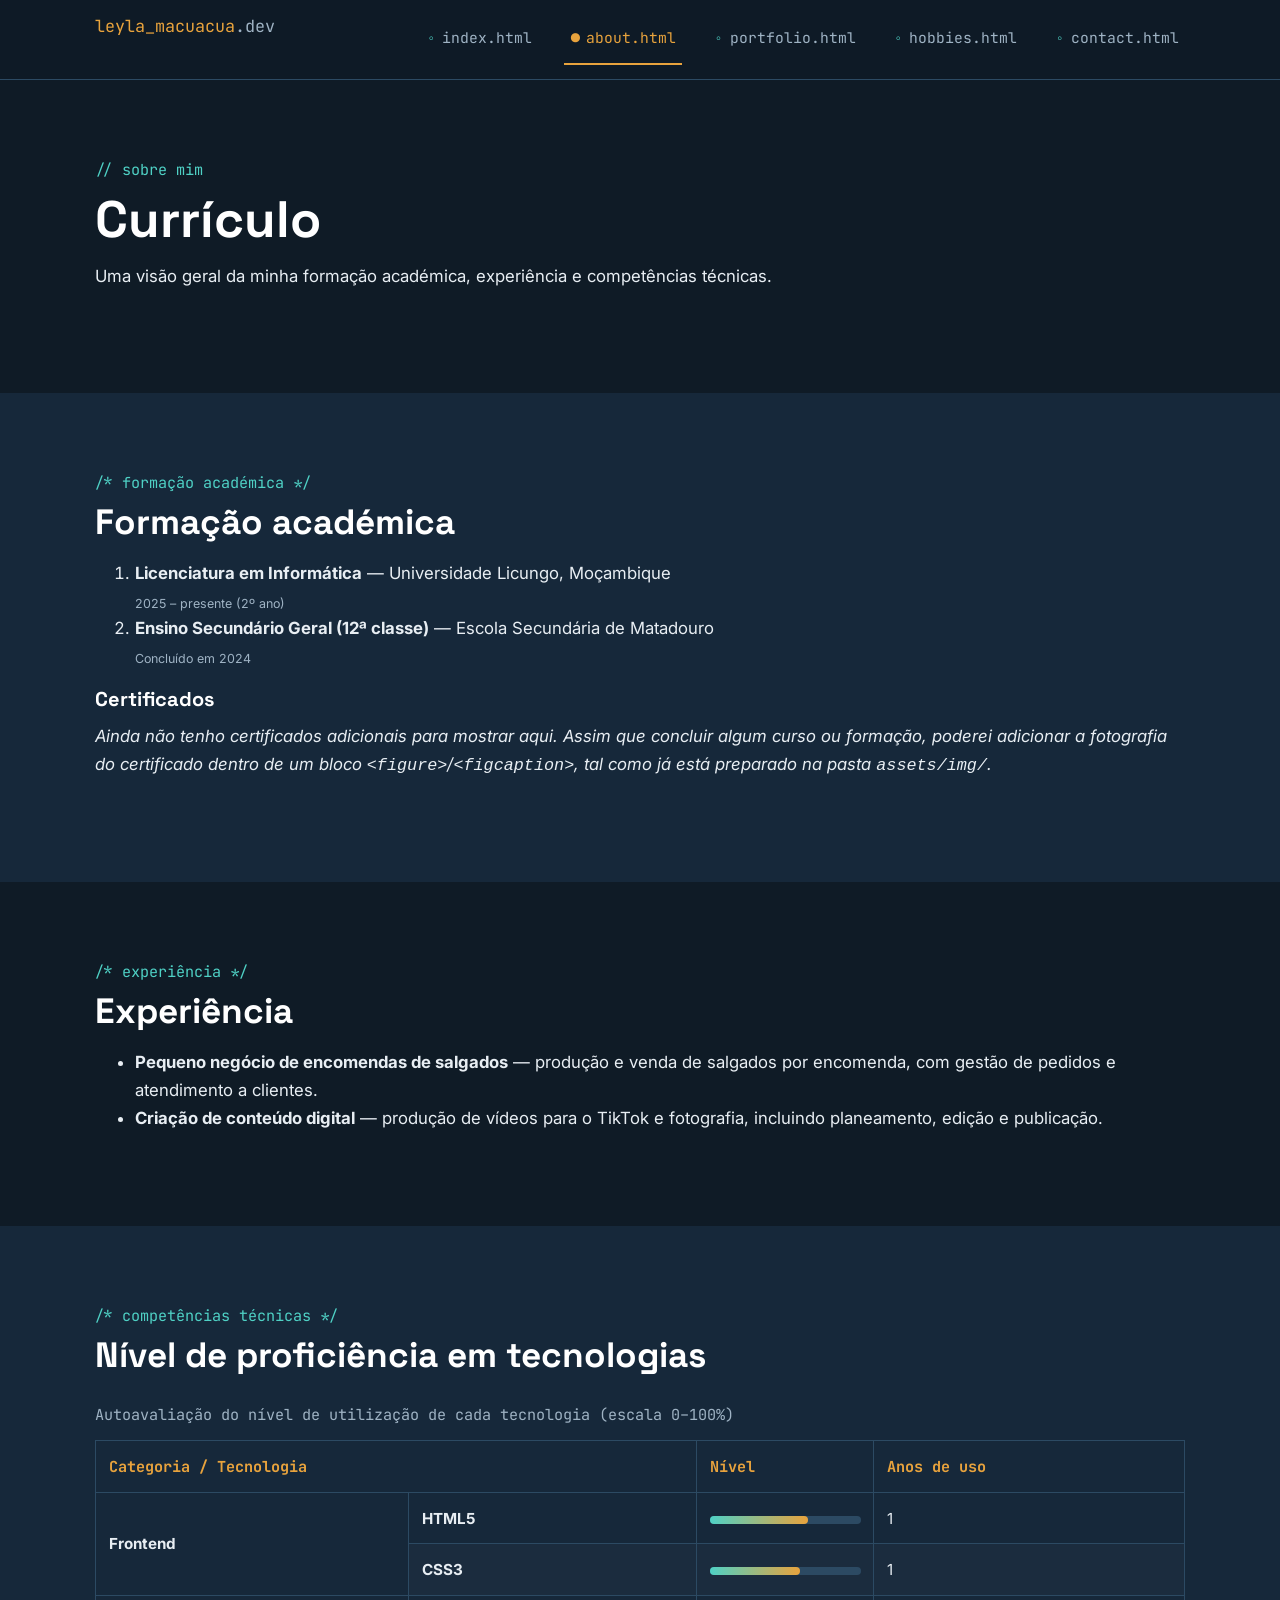
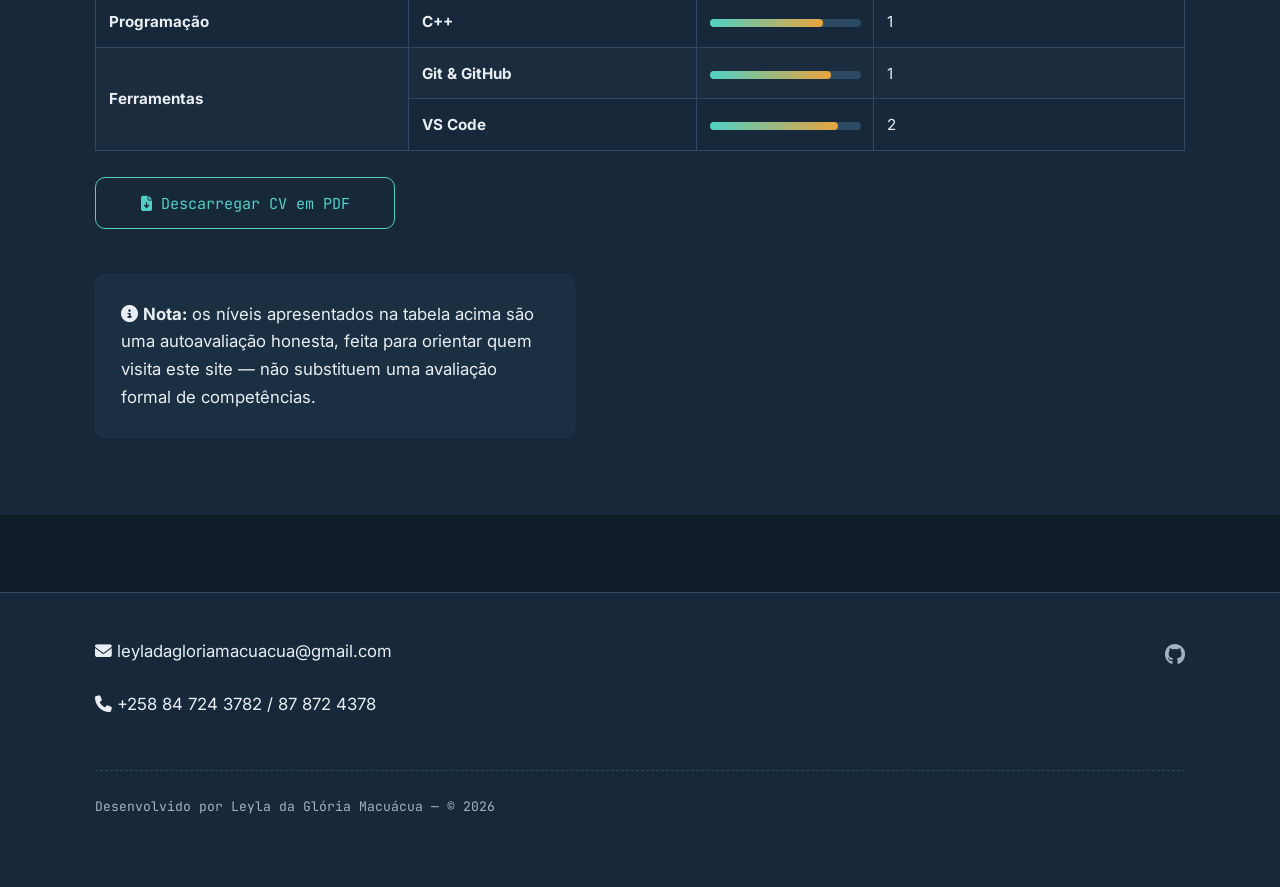
<file: about.html>
<!DOCTYPE html>
<html lang="pt-mz">
<head>
  <meta charset="UTF-8">
  <meta name="viewport" content="width=device-width, initial-scale=1.0">
  <title>Sobre &amp; Currículo — Leyla da Glória Macuácua</title>
  <meta name="description" content="Formação académica, experiência e competências técnicas de Leyla da Glória Macuácua.">

  <link rel="preconnect" href="https://fonts.googleapis.com">
  <link href="https://fonts.googleapis.com/css2?family=Space+Grotesk:wght@500;700&family=Inter:wght@400;500;600&family=JetBrains+Mono:wght@400;600&display=swap" rel="stylesheet">
  <link rel="stylesheet" href="https://cdnjs.cloudflare.com/ajax/libs/font-awesome/6.5.1/css/all.min.css">

  <link rel="stylesheet" href="css/estilo.css">
  <link rel="stylesheet" href="css/responsivo.css">
</head>
<body>
  <a href="#conteudo" class="saltar-link">Saltar para o conteúdo</a>

  <header class="cabecalho">
    <div class="container cabecalho__barra">
      <p class="logotipo">leyla_macuacua<span>.dev</span></p>

      <input type="checkbox" id="nav-toggle" class="nav-toggle">
      <label for="nav-toggle" class="nav-toggle-label" aria-label="Abrir menu de navegação">
        <span></span><span></span><span></span>
      </label>

      <nav class="nav-principal" aria-label="Navegação principal">
        <ul class="nav-principal__lista">
          <li><a href="index.html">index.html</a></li>
          <li><a href="about.html" class="activo" aria-current="page">about.html</a></li>
          <li><a href="portfolio.html">portfolio.html</a></li>
          <li><a href="hobbies.html">hobbies.html</a></li>
          <li><a href="contact.html">contact.html</a></li>
        </ul>
      </nav>
    </div>
  </header>

  <main id="conteudo">
    <section class="seccao container">
      <span class="rotulo-comentario">// sobre mim</span>
      <h1>Currículo</h1>
      <p>Uma visão geral da minha formação académica, experiência e competências técnicas.</p>
    </section>

    <!-- ================= FORMAÇÃO ACADÉMICA ================= -->
    <section class="seccao seccao--alt">
      <div class="container">
        <span class="rotulo-comentario">/* formação académica */</span>
        <h2>Formação académica</h2>
        <ol>
          <li>
            <strong>Licenciatura em Informática</strong> &mdash; Universidade Licungo, Moçambique
            <br><small class="ajuda">2025 &ndash; presente (2º ano)</small>
          </li>
          <li>
            <strong>Ensino Secundário Geral (12ª classe)</strong> &mdash; Escola Secundária de Matadouro
            <br><small class="ajuda">Concluído em 2024</small>
          </li>
        </ol>

        <h3>Certificados</h3>
        <p>
          <em>Ainda não tenho certificados adicionais para mostrar aqui. Assim que concluir algum
          curso ou formação, poderei adicionar a fotografia do certificado dentro de um bloco
          <code>&lt;figure&gt;</code>/<code>&lt;figcaption&gt;</code>, tal como já está preparado
          na pasta <code>assets/img/</code>.</em>
        </p>
      </div>
    </section>

    <!-- ================= EXPERIÊNCIA ================= -->
    <section class="seccao">
      <div class="container">
        <span class="rotulo-comentario">/* experiência */</span>
        <h2>Experiência</h2>
        <ul>
          <li><strong>Pequeno negócio de encomendas de salgados</strong> &mdash; produção e venda de salgados por encomenda, com gestão de pedidos e atendimento a clientes.</li>
          <li><strong>Criação de conteúdo digital</strong> &mdash; produção de vídeos para o TikTok e fotografia, incluindo planeamento, edição e publicação.</li>
        </ul>
      </div>
    </section>

    <!-- ================= COMPETÊNCIAS TÉCNICAS (TABELA) ================= -->
    <section class="seccao seccao--alt">
      <div class="container">
        <span class="rotulo-comentario">/* competências técnicas */</span>
        <h2>Nível de proficiência em tecnologias</h2>

        <table class="tabela-competencias">
          <caption>Autoavaliação do nível de utilização de cada tecnologia (escala 0&ndash;100%)</caption>
          <thead>
            <tr>
              <th scope="col" colspan="2">Categoria / Tecnologia</th>
              <th scope="col">Nível</th>
              <th scope="col">Anos de uso</th>
            </tr>
          </thead>
          <tbody>
            <tr>
              <th scope="rowgroup" rowspan="2">Frontend</th>
              <th scope="row">HTML5</th>
              <td><span class="nivel" style="--valor: 65%;" role="img" aria-label="65 por cento"></span></td>
              <td>1</td>
            </tr>
            <tr>
              <th scope="row">CSS3</th>
              <td><span class="nivel" style="--valor: 60%;" role="img" aria-label="60 por cento"></span></td>
              <td>1</td>
            </tr>
            <tr>
              <th scope="rowgroup" rowspan="1">Programação</th>
              <th scope="row">C++</th>
              <td><span class="nivel" style="--valor: 75%;" role="img" aria-label="75 por cento"></span></td>
              <td>1</td>
            </tr>
            <tr>
              <th scope="rowgroup" rowspan="2">Ferramentas</th>
              <th scope="row">Git &amp; GitHub</th>
              <td><span class="nivel" style="--valor: 80%;" role="img" aria-label="80 por cento"></span></td>
              <td>1</td>
            </tr>
            <tr>
              <th scope="row">VS Code</th>
              <td><span class="nivel" style="--valor: 85%;" role="img" aria-label="85 por cento"></span></td>
              <td>2</td>
            </tr>
          </tbody>
        </table>

        <p><a href="assets/ficheiros/cv.pdf" class="botao botao--secundario" download><i class="fa-solid fa-file-arrow-down" aria-hidden="true"></i> Descarregar CV em PDF</a></p>

        <aside class="cartao" style="max-width: 480px; margin-top: var(--esp-lg); padding: var(--esp-md);">
          <p style="margin: 0;">
            <i class="fa-solid fa-circle-info" aria-hidden="true"></i>
            <strong>Nota:</strong> os níveis apresentados na tabela acima são uma autoavaliação
            honesta, feita para orientar quem visita este site — não substituem uma avaliação
            formal de competências.
          </p>
        </aside>
      </div>
    </section>
  </main>

  <footer class="rodape">
    <div class="container rodape__grelha">
      <address style="font-style: normal;">
        <p><i class="fa-solid fa-envelope" aria-hidden="true"></i> leyladagloriamacuacua@gmail.com</p>
        <p><i class="fa-solid fa-phone" aria-hidden="true"></i> +258 84 724 3782 / 87 872 4378</p>
      </address>
      <ul class="rodape__redes">
        <li><a href="https://github.com/leyladagloriamacuacua-design" target="_blank" rel="noopener" aria-label="GitHub"><i class="fa-brands fa-github" aria-hidden="true"></i></a></li>
      </ul>
    </div>
    <div class="container">
      <p class="rodape__assinatura">Desenvolvido por Leyla da Glória Macuácua &mdash; &copy; 2026</p>
    </div>
  </footer>
</body>
</html>
</file>
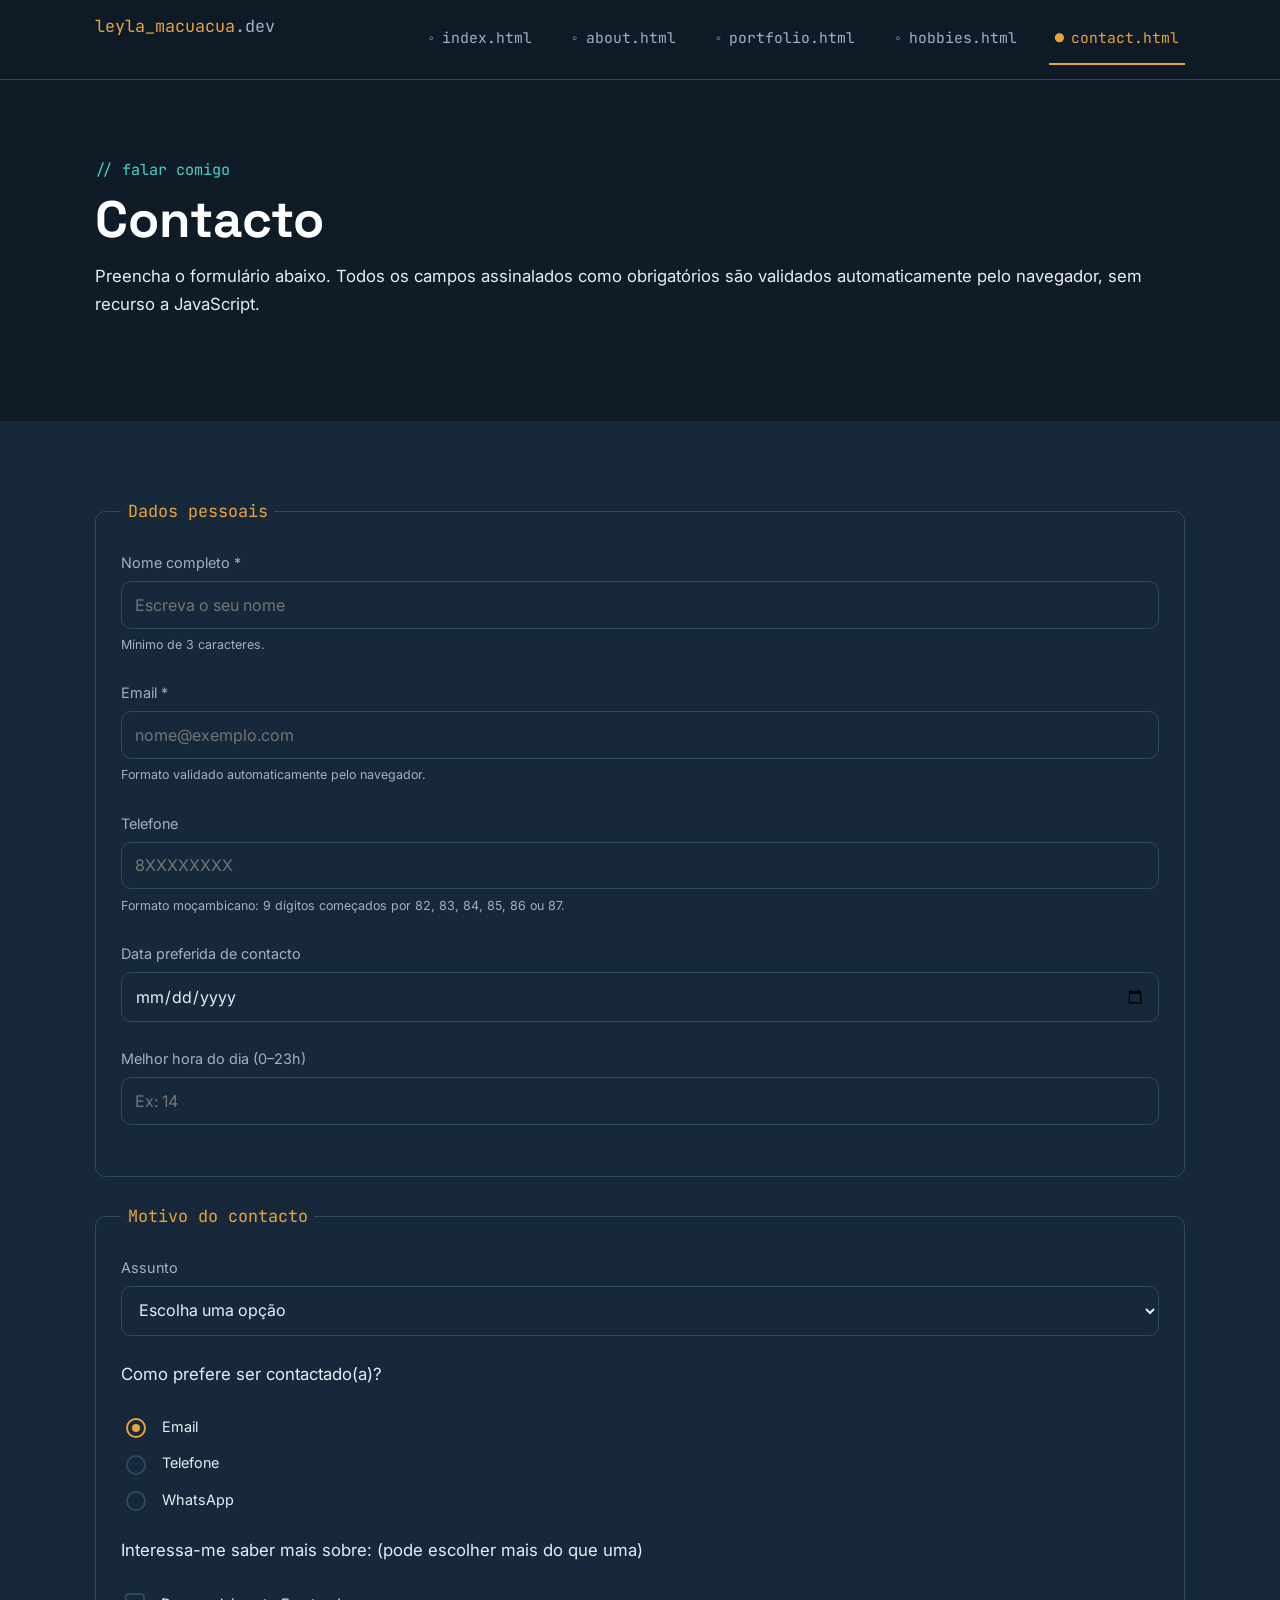
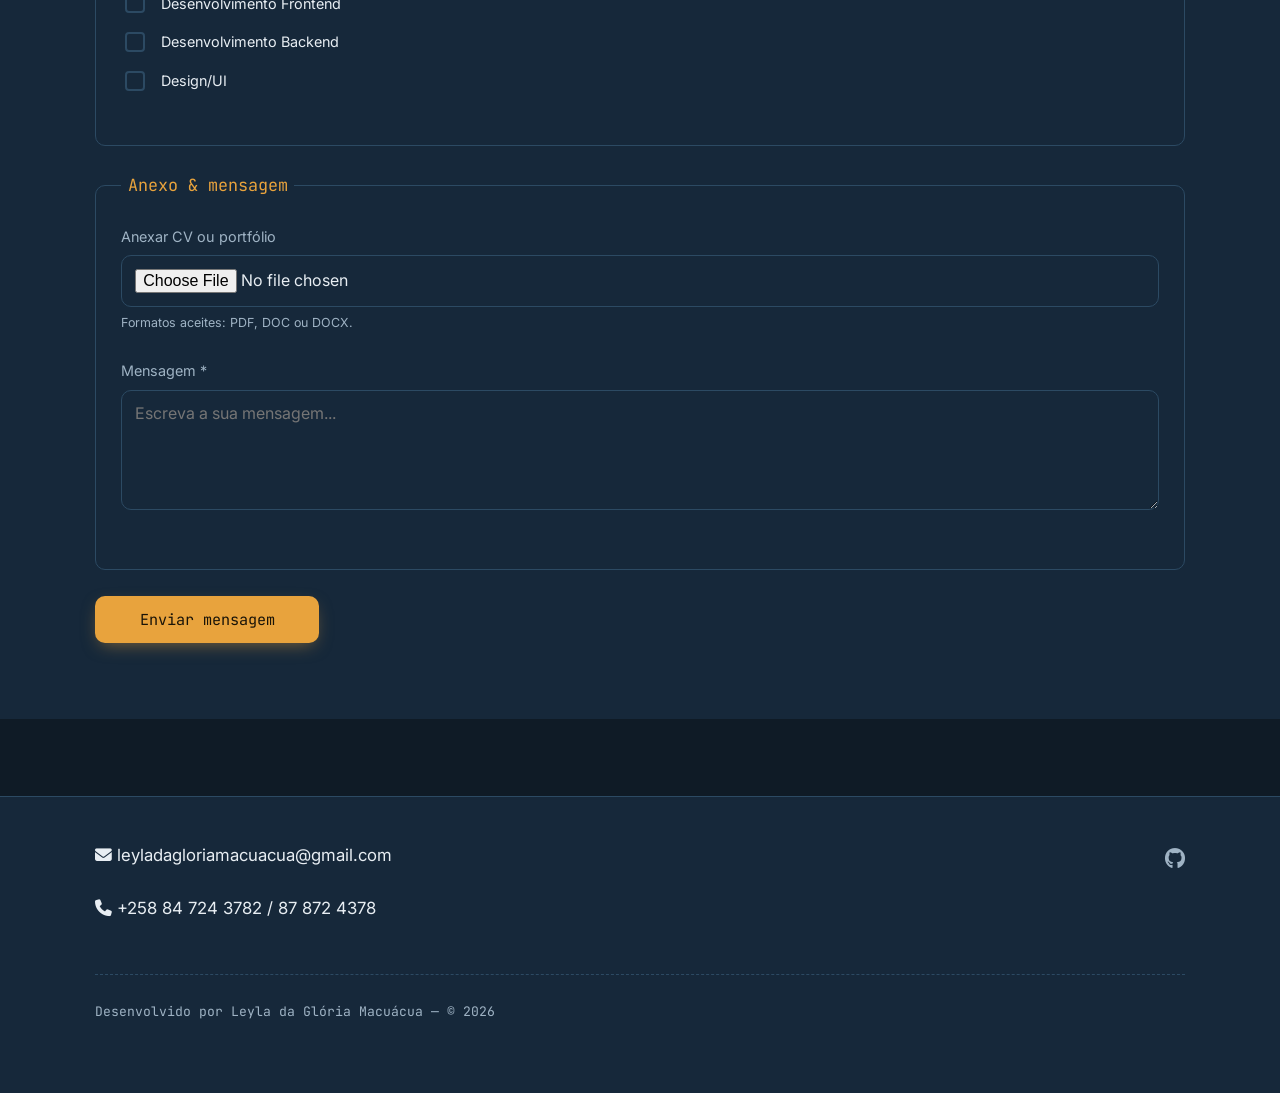
<file: contact.html>
<!DOCTYPE html>
<html lang="pt-mz">
<head>
  <meta charset="UTF-8">
  <meta name="viewport" content="width=device-width, initial-scale=1.0">
  <title>Contacto — Leyla da Glória Macuácua</title>
  <meta name="description" content="Formulário de contacto de Leyla da Glória Macuácua.">

  <link rel="preconnect" href="https://fonts.googleapis.com">
  <link href="https://fonts.googleapis.com/css2?family=Space+Grotesk:wght@500;700&family=Inter:wght@400;500;600&family=JetBrains+Mono:wght@400;600&display=swap" rel="stylesheet">
  <link rel="stylesheet" href="https://cdnjs.cloudflare.com/ajax/libs/font-awesome/6.5.1/css/all.min.css">

  <link rel="stylesheet" href="css/estilo.css">
  <link rel="stylesheet" href="css/responsivo.css">
</head>
<body>
  <a href="#conteudo" class="saltar-link">Saltar para o conteúdo</a>

  <header class="cabecalho">
    <div class="container cabecalho__barra">
      <p class="logotipo">leyla_macuacua<span>.dev</span></p>

      <input type="checkbox" id="nav-toggle" class="nav-toggle">
      <label for="nav-toggle" class="nav-toggle-label" aria-label="Abrir menu de navegação">
        <span></span><span></span><span></span>
      </label>

      <nav class="nav-principal" aria-label="Navegação principal">
        <ul class="nav-principal__lista">
          <li><a href="index.html">index.html</a></li>
          <li><a href="about.html">about.html</a></li>
          <li><a href="portfolio.html">portfolio.html</a></li>
          <li><a href="hobbies.html">hobbies.html</a></li>
          <li><a href="contact.html" class="activo" aria-current="page">contact.html</a></li>
        </ul>
      </nav>
    </div>
  </header>

  <main id="conteudo">
    <section class="seccao container">
      <span class="rotulo-comentario">// falar comigo</span>
      <h1>Contacto</h1>
      <p>Preencha o formulário abaixo. Todos os campos assinalados como obrigatórios são validados
        automaticamente pelo navegador, sem recurso a JavaScript.</p>
    </section>

    <section class="seccao seccao--alt">
      <div class="container">
        <!--
          NOTA: como não é permitido JavaScript, este formulário não tem
          destino de envio real (backend). O atributo "action" aponta para
          uma página fictícia apenas para fins de demonstração académica.
        -->
        <form action="#" method="post" novalidate="false">

          <fieldset>
            <legend>Dados pessoais</legend>

            <div class="campo">
              <label for="nome">Nome completo *</label>
              <input type="text" id="nome" name="nome" required minlength="3" maxlength="80" placeholder="Escreva o seu nome" autocomplete="name">
              <small class="ajuda">Mínimo de 3 caracteres.</small>
            </div>

            <div class="campo">
              <label for="email">Email *</label>
              <input type="email" id="email" name="email" required placeholder="nome@exemplo.com" autocomplete="email">
              <small class="ajuda">Formato validado automaticamente pelo navegador.</small>
            </div>

            <div class="campo">
              <label for="telefone">Telefone</label>
              <input type="tel" id="telefone" name="telefone" pattern="8[2-7][0-9]{7}" placeholder="8XXXXXXXX" autocomplete="tel">
              <small class="ajuda">Formato moçambicano: 9 dígitos começados por 82, 83, 84, 85, 86 ou 87.</small>
            </div>

            <div class="campo">
              <label for="data-contacto">Data preferida de contacto</label>
              <input type="date" id="data-contacto" name="data-contacto">
            </div>

            <div class="campo">
              <label for="horas">Melhor hora do dia (0&ndash;23h)</label>
              <input type="number" id="horas" name="horas" min="0" max="23" step="1" placeholder="Ex: 14">
            </div>
          </fieldset>

          <fieldset>
            <legend>Motivo do contacto</legend>

            <div class="campo">
              <label for="assunto">Assunto</label>
              <select id="assunto" name="assunto" required>
                <option value="" selected disabled>Escolha uma opção</option>
                <option value="proposta-emprego">Proposta de emprego / estágio</option>
                <option value="projeto">Colaboração num projeto</option>
                <option value="duvida">Dúvida geral</option>
                <option value="outro">Outro</option>
              </select>
            </div>

            <div class="campo">
              <p>Como prefere ser contactado(a)?</p>
              <div class="opcao">
                <input type="radio" id="pref-email" name="preferencia" value="email" checked>
                <label for="pref-email">Email</label>
              </div>
              <div class="opcao">
                <input type="radio" id="pref-telefone" name="preferencia" value="telefone">
                <label for="pref-telefone">Telefone</label>
              </div>
              <div class="opcao">
                <input type="radio" id="pref-whatsapp" name="preferencia" value="whatsapp">
                <label for="pref-whatsapp">WhatsApp</label>
              </div>
            </div>

            <div class="campo">
              <p>Interessa-me saber mais sobre: (pode escolher mais do que uma)</p>
              <div class="opcao">
                <input type="checkbox" id="int-frontend" name="interesses" value="frontend">
                <label for="int-frontend">Desenvolvimento Frontend</label>
              </div>
              <div class="opcao">
                <input type="checkbox" id="int-backend" name="interesses" value="backend">
                <label for="int-backend">Desenvolvimento Backend</label>
              </div>
              <div class="opcao">
                <input type="checkbox" id="int-design" name="interesses" value="design">
                <label for="int-design">Design/UI</label>
              </div>
            </div>
          </fieldset>

          <fieldset>
            <legend>Anexo &amp; mensagem</legend>

            <div class="campo">
              <label for="ficheiro">Anexar CV ou portfólio</label>
              <input type="file" id="ficheiro" name="ficheiro" accept=".pdf,.doc,.docx">
              <small class="ajuda">Formatos aceites: PDF, DOC ou DOCX.</small>
            </div>

            <div class="campo">
              <label for="mensagem">Mensagem *</label>
              <textarea id="mensagem" name="mensagem" required minlength="10" maxlength="500" placeholder="Escreva a sua mensagem..."></textarea>
            </div>
          </fieldset>

          <button type="submit" class="botao">Enviar mensagem</button>
        </form>
      </div>
    </section>
  </main>

  <footer class="rodape">
    <div class="container rodape__grelha">
      <address style="font-style: normal;">
        <p><i class="fa-solid fa-envelope" aria-hidden="true"></i> leyladagloriamacuacua@gmail.com</p>
        <p><i class="fa-solid fa-phone" aria-hidden="true"></i> +258 84 724 3782 / 87 872 4378</p>
      </address>
      <ul class="rodape__redes">
        <li><a href="https://github.com/leyladagloriamacuacua-design" target="_blank" rel="noopener" aria-label="GitHub"><i class="fa-brands fa-github" aria-hidden="true"></i></a></li>
      </ul>
    </div>
    <div class="container">
      <p class="rodape__assinatura">Desenvolvido por Leyla da Glória Macuácua &mdash; &copy; 2026</p>
    </div>
  </footer>
</body>
</html>
</file>
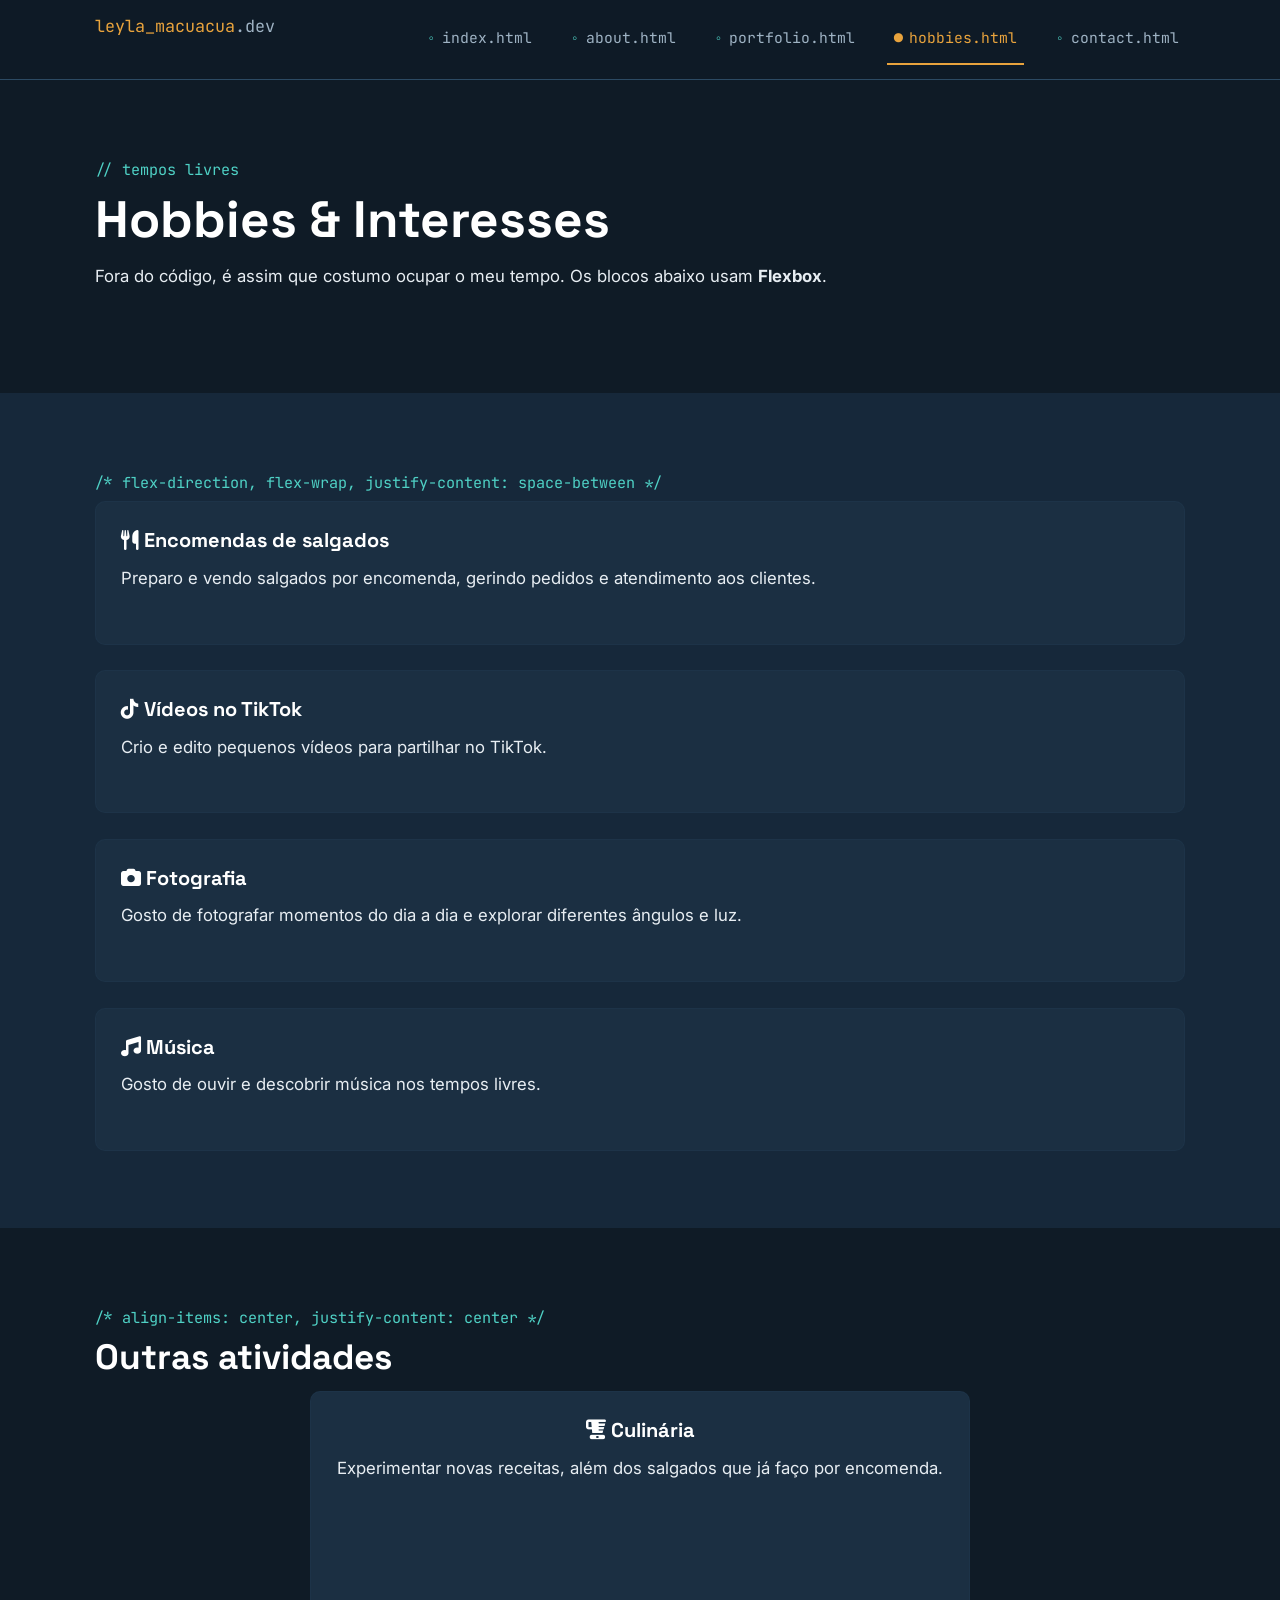
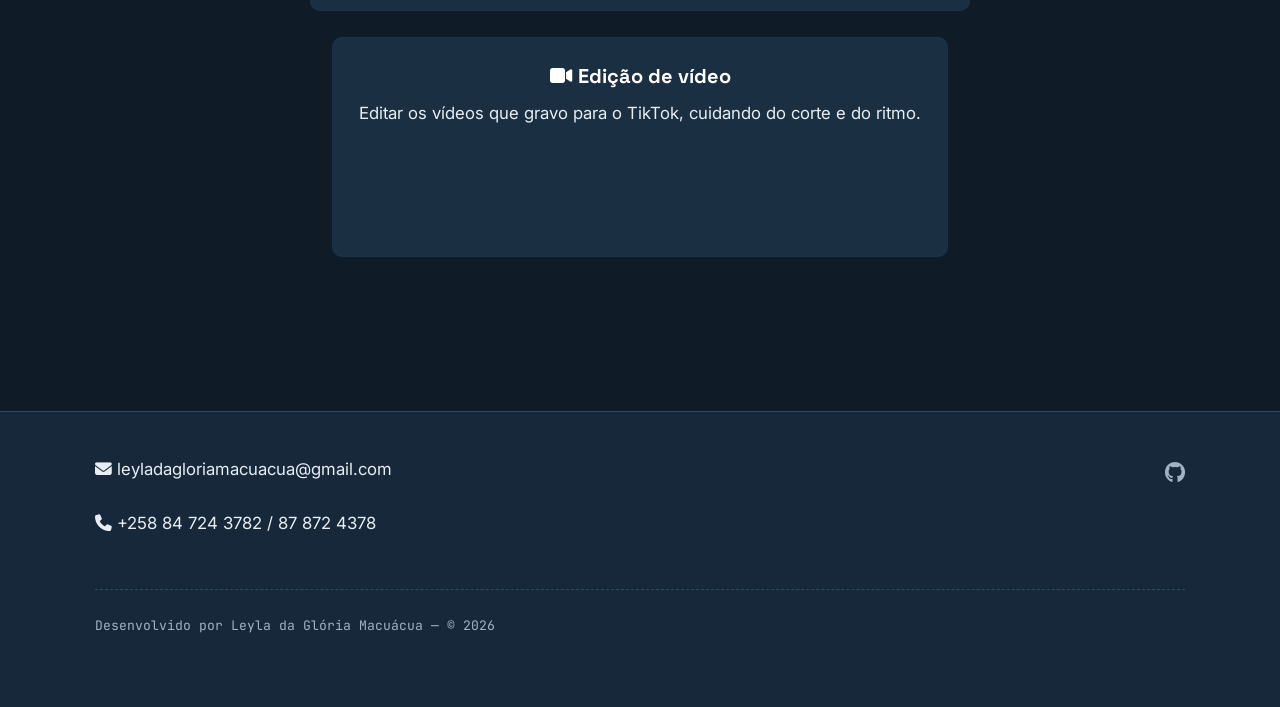
<file: hobbies.html>
<!DOCTYPE html>
<html lang="pt-mz">
<head>
  <meta charset="UTF-8">
  <meta name="viewport" content="width=device-width, initial-scale=1.0">
  <title>Hobbies &amp; Interesses — Leyla da Glória Macuácua</title>
  <meta name="description" content="Hobbies e interesses pessoais de Leyla da Glória Macuácua.">

  <link rel="preconnect" href="https://fonts.googleapis.com">
  <link href="https://fonts.googleapis.com/css2?family=Space+Grotesk:wght@500;700&family=Inter:wght@400;500;600&family=JetBrains+Mono:wght@400;600&display=swap" rel="stylesheet">
  <link rel="stylesheet" href="https://cdnjs.cloudflare.com/ajax/libs/font-awesome/6.5.1/css/all.min.css">

  <link rel="stylesheet" href="css/estilo.css">
  <link rel="stylesheet" href="css/responsivo.css">
</head>
<body>
  <a href="#conteudo" class="saltar-link">Saltar para o conteúdo</a>

  <header class="cabecalho">
    <div class="container cabecalho__barra">
      <p class="logotipo">leyla_macuacua<span>.dev</span></p>

      <input type="checkbox" id="nav-toggle" class="nav-toggle">
      <label for="nav-toggle" class="nav-toggle-label" aria-label="Abrir menu de navegação">
        <span></span><span></span><span></span>
      </label>

      <nav class="nav-principal" aria-label="Navegação principal">
        <ul class="nav-principal__lista">
          <li><a href="index.html">index.html</a></li>
          <li><a href="about.html">about.html</a></li>
          <li><a href="portfolio.html">portfolio.html</a></li>
          <li><a href="hobbies.html" class="activo" aria-current="page">hobbies.html</a></li>
          <li><a href="contact.html">contact.html</a></li>
        </ul>
      </nav>
    </div>
  </header>

  <main id="conteudo">
    <section class="seccao container">
      <span class="rotulo-comentario">// tempos livres</span>
      <h1>Hobbies &amp; Interesses</h1>
      <p>Fora do código, é assim que costumo ocupar o meu tempo. Os blocos abaixo usam <strong>Flexbox</strong>.</p>
    </section>

    <!-- flex-direction: row (desktop) / column (mobile) + wrap + justify-content: space-between -->
    <section class="seccao seccao--alt">
      <div class="container">
        <span class="rotulo-comentario">/* flex-direction, flex-wrap, justify-content: space-between */</span>
        <div class="flex-linha" style="justify-content: space-between;">

          <article class="cartao flex-item">
            <div class="cartao__corpo">
              <h3><i class="fa-solid fa-utensils" aria-hidden="true"></i> Encomendas de salgados</h3>
              <p>Preparo e vendo salgados por encomenda, gerindo pedidos e atendimento aos clientes.</p>
            </div>
          </article>

          <article class="cartao flex-item">
            <div class="cartao__corpo">
              <h3><i class="fa-brands fa-tiktok" aria-hidden="true"></i> Vídeos no TikTok</h3>
              <p>Crio e edito pequenos vídeos para partilhar no TikTok.</p>
            </div>
          </article>

          <article class="cartao flex-item">
            <div class="cartao__corpo">
              <h3><i class="fa-solid fa-camera" aria-hidden="true"></i> Fotografia</h3>
              <p>Gosto de fotografar momentos do dia a dia e explorar diferentes ângulos e luz.</p>
            </div>
          </article>

          <article class="cartao flex-item">
            <div class="cartao__corpo">
              <h3><i class="fa-solid fa-music" aria-hidden="true"></i> Música</h3>
              <p>Gosto de ouvir e descobrir música nos tempos livres.</p>
            </div>
          </article>

        </div>
      </div>
    </section>

    <!-- align-items: center + justify-content: center, para contraste com a secção anterior -->
    <section class="seccao">
      <div class="container">
        <span class="rotulo-comentario">/* align-items: center, justify-content: center */</span>
        <h2>Outras atividades</h2>
        <div class="flex-linha" style="justify-content: center; align-items: center; text-align: center;">

          <article class="cartao flex-item" style="flex-basis: 220px;">
            <div class="cartao__corpo">
              <h3><i class="fa-solid fa-blender" aria-hidden="true"></i> Culinária</h3>
              <p>Experimentar novas receitas, além dos salgados que já faço por encomenda.</p>
            </div>
          </article>

          <article class="cartao flex-item" style="flex-basis: 220px;">
            <div class="cartao__corpo">
              <h3><i class="fa-solid fa-video" aria-hidden="true"></i> Edição de vídeo</h3>
              <p>Editar os vídeos que gravo para o TikTok, cuidando do corte e do ritmo.</p>
            </div>
          </article>

        </div>
      </div>
    </section>
  </main>

  <footer class="rodape">
    <div class="container rodape__grelha">
      <address style="font-style: normal;">
        <p><i class="fa-solid fa-envelope" aria-hidden="true"></i> leyladagloriamacuacua@gmail.com</p>
        <p><i class="fa-solid fa-phone" aria-hidden="true"></i> +258 84 724 3782 / 87 872 4378</p>
      </address>
      <ul class="rodape__redes">
        <li><a href="https://github.com/leyladagloriamacuacua-design" target="_blank" rel="noopener" aria-label="GitHub"><i class="fa-brands fa-github" aria-hidden="true"></i></a></li>
      </ul>
    </div>
    <div class="container">
      <p class="rodape__assinatura">Desenvolvido por Leyla da Glória Macuácua &mdash; &copy; 2026</p>
    </div>
  </footer>
</body>
</html>
</file>
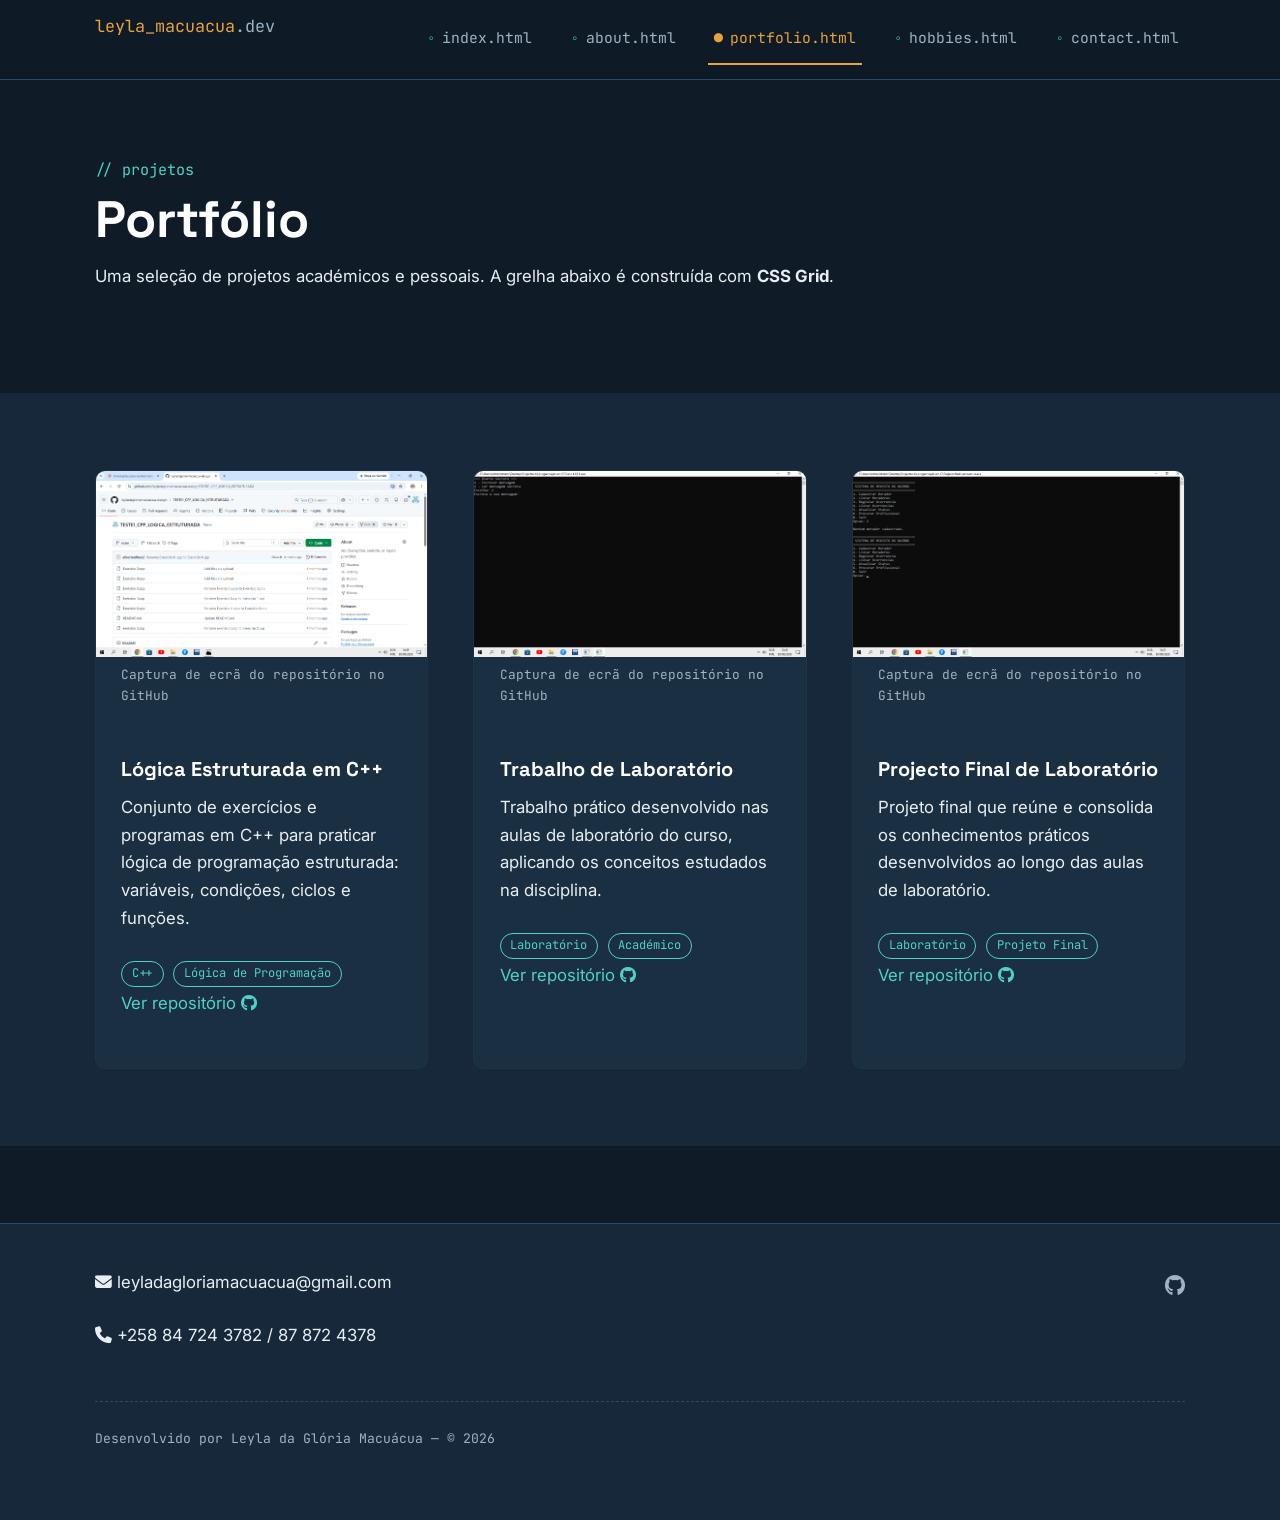
<file: portfolio.html>
<!DOCTYPE html>
<html lang="pt-mz">
<head>
  <meta charset="UTF-8">
  <meta name="viewport" content="width=device-width, initial-scale=1.0">
  <title>Portfólio — Leyla da Glória Macuácua</title>
  <meta name="description" content="Projetos e trabalhos desenvolvidos por Leyla da Glória Macuácua.">

  <link rel="preconnect" href="https://fonts.googleapis.com">
  <link href="https://fonts.googleapis.com/css2?family=Space+Grotesk:wght@500;700&family=Inter:wght@400;500;600&family=JetBrains+Mono:wght@400;600&display=swap" rel="stylesheet">
  <link rel="stylesheet" href="https://cdnjs.cloudflare.com/ajax/libs/font-awesome/6.5.1/css/all.min.css">

  <link rel="stylesheet" href="css/estilo.css">
  <link rel="stylesheet" href="css/responsivo.css">
</head>
<body>
  <a href="#conteudo" class="saltar-link">Saltar para o conteúdo</a>

  <header class="cabecalho">
    <div class="container cabecalho__barra">
      <p class="logotipo">leyla_macuacua<span>.dev</span></p>

      <input type="checkbox" id="nav-toggle" class="nav-toggle">
      <label for="nav-toggle" class="nav-toggle-label" aria-label="Abrir menu de navegação">
        <span></span><span></span><span></span>
      </label>

      <nav class="nav-principal" aria-label="Navegação principal">
        <ul class="nav-principal__lista">
          <li><a href="index.html">index.html</a></li>
          <li><a href="about.html">about.html</a></li>
          <li><a href="portfolio.html" class="activo" aria-current="page">portfolio.html</a></li>
          <li><a href="hobbies.html">hobbies.html</a></li>
          <li><a href="contact.html">contact.html</a></li>
        </ul>
      </nav>
    </div>
  </header>

  <main id="conteudo">
    <section class="seccao container">
      <span class="rotulo-comentario">// projetos</span>
      <h1>Portfólio</h1>
      <p>Uma seleção de projetos académicos e pessoais. A grelha abaixo é construída com <strong>CSS Grid</strong>.</p>
    </section>

    <section class="seccao seccao--alt">
      <div class="container">
        <div class="grelha-projetos">

          <article class="cartao">
            <figure>
              <img src="assets/img/projecto-logica.png" alt="Captura de ecrã do código-fonte do projeto de lógica estruturada em C++" width="400" height="240">
              <figcaption style="padding: 0 var(--esp-md);">Captura de ecrã do repositório no GitHub</figcaption>
            </figure>
            <div class="cartao__corpo">
              <h3>Lógica Estruturada em C++</h3>
              <p>Conjunto de exercícios e programas em C++ para praticar lógica de programação estruturada: variáveis, condições, ciclos e funções.</p>
              <span class="cartao__tag">C++</span>
              <span class="cartao__tag">Lógica de Programação</span>
              <p><a href="https://github.com/leyladagloriamacuacua-design/TESTE1_CPP_LOGICA_ESTRUTURADA.git" target="_blank" rel="noopener">Ver repositório <i class="fa-brands fa-github" aria-hidden="true"></i></a></p>
            </div>
          </article>

          <article class="cartao">
            <figure>
              <img src="assets/img/projecto-lab1.png" alt="Captura de ecrã do trabalho prático de laboratório" width="400" height="240">
              <figcaption style="padding: 0 var(--esp-md);">Captura de ecrã do repositório no GitHub</figcaption>
            </figure>
            <div class="cartao__corpo">
              <h3>Trabalho de Laboratório</h3>
              <p>Trabalho prático desenvolvido nas aulas de laboratório do curso, aplicando os conceitos estudados na disciplina.</p>
              <span class="cartao__tag">Laboratório</span>
              <span class="cartao__tag">Académico</span>
              <p><a href="https://github.com/leyladagloriamacuacua-design/Trabalho-De-_LAB.git" target="_blank" rel="noopener">Ver repositório <i class="fa-brands fa-github" aria-hidden="true"></i></a></p>
            </div>
          </article>

          <article class="cartao">
            <figure>
              <img src="assets/img/projecto-lab-final.png" alt="Captura de ecrã do projeto final de laboratório" width="400" height="240">
              <figcaption style="padding: 0 var(--esp-md);">Captura de ecrã do repositório no GitHub</figcaption>
            </figure>
            <div class="cartao__corpo">
              <h3>Projecto Final de Laboratório</h3>
              <p>Projeto final que reúne e consolida os conhecimentos práticos desenvolvidos ao longo das aulas de laboratório.</p>
              <span class="cartao__tag">Laboratório</span>
              <span class="cartao__tag">Projeto Final</span>
              <p><a href="https://github.com/leyladagloriamacuacua-design/Projecto_final_LAB.git" target="_blank" rel="noopener">Ver repositório <i class="fa-brands fa-github" aria-hidden="true"></i></a></p>
            </div>
          </article>

        </div>
      </div>
    </section>
  </main>

  <footer class="rodape">
    <div class="container rodape__grelha">
      <address style="font-style: normal;">
        <p><i class="fa-solid fa-envelope" aria-hidden="true"></i> leyladagloriamacuacua@gmail.com</p>
        <p><i class="fa-solid fa-phone" aria-hidden="true"></i> +258 84 724 3782 / 87 872 4378</p>
      </address>
      <ul class="rodape__redes">
        <li><a href="https://github.com/leyladagloriamacuacua-design" target="_blank" rel="noopener" aria-label="GitHub"><i class="fa-brands fa-github" aria-hidden="true"></i></a></li>
      </ul>
    </div>
    <div class="container">
      <p class="rodape__assinatura">Desenvolvido por Leyla da Glória Macuácua &mdash; &copy; 2026</p>
    </div>
  </footer>
</body>
</html>
</file>
<file: css/estilo.css>
/* =========================================================================
   ESTILO.CSS — folha de estilos partilhada (header, footer, tipografia,
   variáveis, componentes reutilizáveis: cartões, tabela, formulário, menu)
   Curso de Informática — Trabalho Prático I
   ========================================================================= */

/* -------------------------------------------------------------------------
   1. VARIÁVEIS CSS (custom properties)
   Definidas em :root para serem herdadas por toda a árvore do documento.
   Facilita a manutenção: mudar a paleta do site inteiro num único sítio.
   ------------------------------------------------------------------------- */
:root {
  /* Paleta - identidade "editor de código": fundo azul-marinho profundo,
     acento âmbar (destaque/ação) e acento turquesa (informação/tags),
     imitando a sintaxe colorida de um editor de texto. */
  --cor-fundo: #0f1b26;
  --cor-fundo-alt: #16283a;
  --cor-fundo-card: #1b2f42;
  --cor-borda: #26405840;
  --cor-borda-forte: #2c4a63;
  --cor-texto: #e8eef3;
  --cor-texto-suave: #9fb3c4;
  --cor-primaria: #e8a33d;      /* âmbar - CTAs, destaques */
  --cor-primaria-escura: #c8842a;
  --cor-secundaria: #4fd1c5;    /* turquesa - tags, ícones, links de código */
  --cor-erro: #e2685f;

  /* Tipografia */
  --fonte-titulo: "Space Grotesk", "Segoe UI", sans-serif;
  --fonte-corpo: "Inter", "Segoe UI", Arial, sans-serif;
  --fonte-mono: "JetBrains Mono", "Courier New", monospace;

  /* Espaçamentos (escala consistente em rem) */
  --esp-xs: 0.4rem;
  --esp-sm: 0.8rem;
  --esp-md: 1.6rem;
  --esp-lg: 2.8rem;
  --esp-xl: 4.8rem;

  /* Outros */
  --raio: 10px;
  --sombra: 0 10px 30px -12px rgba(0, 0, 0, 0.55);
  --transicao-rapida: 180ms ease;
  --largura-max: 1180px;
}

/* -------------------------------------------------------------------------
   2. RESET LEVE + MODELO DE CAIXA
   box-sizing: border-box aplicado globalmente via herança no *, *::before,
   *::after garante que padding/border não aumentem a largura declarada.
   ------------------------------------------------------------------------- */
*,
*::before,
*::after {
  box-sizing: border-box;
}

html {
  scroll-behavior: smooth;
}

body {
  margin: 0;
  font-family: var(--fonte-corpo);
  background-color: var(--cor-fundo);
  color: var(--cor-texto);
  line-height: 1.65;
  font-size: 1rem;
}

img {
  max-width: 100%;
  height: auto;
  display: block;
}

a {
  color: var(--cor-secundaria);
  text-decoration: none;
}

h1, h2, h3, h4 {
  font-family: var(--fonte-titulo);
  line-height: 1.2;
  margin: 0 0 var(--esp-sm) 0;
  color: #fff;
}

h1 { font-size: clamp(2rem, 5vw + 1rem, 3.2rem); }
h2 { font-size: clamp(1.5rem, 3vw + 1rem, 2.2rem); }
h3 { font-size: 1.25rem; }

p { margin: 0 0 var(--esp-md) 0; }

.container {
  width: 100%;
  max-width: var(--largura-max);
  margin-inline: auto;
  padding-inline: var(--esp-md);
}

.saltar-link {
  position: absolute;
  left: -999px;
  top: 0;
  background: var(--cor-primaria);
  color: #1a1a1a;
  padding: var(--esp-sm) var(--esp-md);
  z-index: 999;
  border-radius: 0 0 var(--raio) 0;
}
.saltar-link:focus {
  left: 0;
}

a:focus-visible,
button:focus-visible,
input:focus-visible,
select:focus-visible,
textarea:focus-visible,
summary:focus-visible {
  outline: 3px solid var(--cor-secundaria);
  outline-offset: 2px;
}

/* -------------------------------------------------------------------------
   3. NOTA SOBRE POSICIONAMENTO (position)
   - static  : comportamento padrão; o elemento segue o fluxo normal do
               documento e as propriedades top/right/bottom/left são ignoradas.
   - relative: continua a ocupar o espaço no fluxo normal, mas pode ser
               deslocado visualmente com top/left/etc. relativamente à sua
               posição original. Usado aqui como contexto para elementos
               ::before/::after posicionados de forma absoluta dentro dele.
   - absolute: sai do fluxo normal e é posicionado em relação ao ancestral
               mais próximo que tenha position diferente de static.
   - fixed   : sai do fluxo e é posicionado em relação à janela do navegador,
               mantendo-se fixo mesmo ao fazer scroll da página.
   - sticky  : híbrido entre relative e fixed — comporta-se como relative
               até o scroll atingir o limiar definido (ex: top: 0) e, a
               partir daí, "cola-se" como fixed. É o que usamos no <header>.
   ------------------------------------------------------------------------- */

/* -------------------------------------------------------------------------
   4. CABEÇALHO E NAVEGAÇÃO (estilo "abas de editor de código")
   ------------------------------------------------------------------------- */
.cabecalho {
  position: sticky;
  top: 0;
  z-index: 100;
  background: rgba(15, 27, 38, 0.92);
  backdrop-filter: blur(8px);
  border-bottom: 1px solid var(--cor-borda-forte);
}

.cabecalho__barra {
  display: flex;
  align-items: center;
  justify-content: space-between;
  padding-block: var(--esp-sm);
}

.logotipo {
  font-family: var(--fonte-mono);
  font-size: 1.05rem;
  color: var(--cor-primaria);
  white-space: nowrap;
}
.logotipo span {
  color: var(--cor-texto-suave);
}

.nav-toggle {
  position: absolute;
  opacity: 0;
  pointer-events: none;
}

.nav-toggle-label {
  display: inline-flex;
  flex-direction: column;
  gap: 5px;
  cursor: pointer;
  padding: var(--esp-xs);
}
.nav-toggle-label span {
  width: 26px;
  height: 3px;
  background: var(--cor-texto);
  border-radius: 2px;
  transition: transform var(--transicao-rapida), opacity var(--transicao-rapida);
}

.nav-principal {
  position: absolute;
  top: 100%;
  left: 0;
  right: 0;
  max-height: 0;
  overflow: hidden;
  background: var(--cor-fundo-alt);
  border-bottom: 1px solid var(--cor-borda-forte);
  transition: max-height var(--transicao-rapida);
}

.nav-toggle:checked ~ .nav-principal {
  max-height: 400px;
}

.nav-principal__lista {
  list-style: none;
  margin: 0;
  padding: var(--esp-sm) var(--esp-md);
  display: flex;
  flex-direction: column;
}

.nav-principal__lista a {
  display: flex;
  align-items: center;
  gap: var(--esp-xs);
  color: var(--cor-texto-suave);
  font-family: var(--fonte-mono);
  font-size: 0.92rem;
  padding: var(--esp-sm) var(--esp-xs);
  border-bottom: 2px solid transparent;
  transition: color var(--transicao-rapida), border-color var(--transicao-rapida);
}

.nav-principal__lista a::before {
  content: "◦";
  color: var(--cor-secundaria);
}

.nav-principal__lista a:hover,
.nav-principal__lista a:focus-visible {
  color: #fff;
}

/* Seletor de filho direto (>): aplica-se apenas aos <li> que são filhos
   imediatos da lista do menu, não a <li> aninhados mais fundo (ex: caso
   exista um submenu no futuro, este espaçamento não se propagaria a ele). */
.nav-principal__lista > li {
  margin-bottom: 2px;
}

/* :first-child e :last-child: remove o espaço extra no primeiro e no
   último item do menu, para o alinhamento ficar mais limpo nas pontas. */
.nav-principal__lista > li:first-child {
  margin-top: 0;
}
.nav-principal__lista > li:last-child {
  margin-bottom: 0;
}

/* Página atual destacada com classe .activo (ver secção 3 do enunciado) */
.nav-principal__lista a.activo {
  color: var(--cor-primaria);
  border-bottom-color: var(--cor-primaria);
}
.nav-principal__lista a.activo::before {
  content: "●";
  color: var(--cor-primaria);
}

/* -------------------------------------------------------------------------
   5. BOTÕES E LIGAÇÕES DE DESTAQUE
   ------------------------------------------------------------------------- */
.botao {
  display: inline-block;
  font-family: var(--fonte-mono);
  font-size: 0.95rem;
  background: var(--cor-primaria);
  color: #1a1408;
  padding: var(--esp-sm) var(--esp-lg);
  border-radius: var(--raio);
  border: none;
  cursor: pointer;
  transition: transform var(--transicao-rapida), box-shadow var(--transicao-rapida), background var(--transicao-rapida);
  box-shadow: 0 6px 18px -6px rgba(232, 163, 61, 0.55);
}
.botao:hover,
.botao:focus-visible {
  background: var(--cor-primaria-escura);
  transform: translateY(-2px);
}

.botao--secundario {
  background: transparent;
  color: var(--cor-secundaria);
  border: 1px solid var(--cor-secundaria);
  box-shadow: none;
}
.botao--secundario:hover,
.botao--secundario:focus-visible {
  background: rgba(79, 209, 197, 0.1);
}

/* -------------------------------------------------------------------------
   6. TROÇOS/SECÇÕES GENÉRICOS
   ------------------------------------------------------------------------- */
.seccao {
  padding-block: var(--esp-xl);
}
.seccao--alt {
  background: var(--cor-fundo-alt);
}

.rotulo-comentario {
  display: block;
  font-family: var(--fonte-mono);
  color: var(--cor-secundaria);
  font-size: 0.85rem;
  margin-bottom: var(--esp-xs);
}

/* -------------------------------------------------------------------------
   7. CARTÕES (usados em Portfólio e Hobbies)
   ------------------------------------------------------------------------- */
.cartao {
  background: var(--cor-fundo-card);
  border: 1px solid var(--cor-borda);
  border-radius: var(--raio);
  overflow: hidden;
  transition: transform var(--transicao-rapida), border-color var(--transicao-rapida);
  position: relative;
}

.cartao:hover,
.cartao:focus-within {
  transform: translateY(-6px);
  border-color: var(--cor-secundaria);
}

.cartao::before {
  content: "";
  position: absolute;
  top: 0; left: 0; right: 0;
  height: 3px;
  background: linear-gradient(90deg, var(--cor-primaria), var(--cor-secundaria));
  transform: scaleX(0);
  transform-origin: left;
  transition: transform var(--transicao-rapida);
}
.cartao:hover::before {
  transform: scaleX(1);
}

.cartao__corpo {
  padding: var(--esp-md);
}

.cartao__tag {
  display: inline-block;
  font-family: var(--fonte-mono);
  font-size: 0.75rem;
  color: var(--cor-secundaria);
  border: 1px solid var(--cor-secundaria);
  border-radius: 999px;
  padding: 0.15rem 0.6rem;
  margin: 0.15rem 0.3rem 0.15rem 0;
}

/* -------------------------------------------------------------------------
   8. TABELA DE COMPETÊNCIAS (página about.html)
   ------------------------------------------------------------------------- */
.tabela-competencias {
  width: 100%;
  border-collapse: collapse;
  font-size: 0.95rem;
  margin-block: var(--esp-md);
}

.tabela-competencias caption {
  text-align: left;
  font-family: var(--fonte-mono);
  color: var(--cor-texto-suave);
  margin-bottom: var(--esp-sm);
}

.tabela-competencias th,
.tabela-competencias td {
  border: 1px solid var(--cor-borda-forte);
  padding: var(--esp-sm);
  text-align: left;
}

.tabela-competencias thead th {
  background: var(--cor-fundo-alt);
  color: var(--cor-primaria);
  font-family: var(--fonte-mono);
}

.tabela-competencias tbody tr + tr {
  border-top: 1px solid var(--cor-borda);
}

.tabela-competencias tbody tr:nth-child(even) {
  background: rgba(255, 255, 255, 0.02);
}

.nivel {
  position: relative;
  display: inline-block;
  width: 100%;
  height: 8px;
  background: var(--cor-borda-forte);
  border-radius: 999px;
}
.nivel::after {
  content: "";
  position: absolute;
  left: 0; top: 0; bottom: 0;
  width: var(--valor, 50%);
  background: linear-gradient(90deg, var(--cor-secundaria), var(--cor-primaria));
  border-radius: 999px;
}

/* -------------------------------------------------------------------------
   9. FLEXBOX — página hobbies.html
   ------------------------------------------------------------------------- */
.flex-linha {
  display: flex;
  flex-direction: column;
  flex-wrap: wrap;
  gap: var(--esp-md);
  justify-content: flex-start;
  align-items: stretch;
}

.flex-item {
  flex: 1 1 100%;
}

/* -------------------------------------------------------------------------
   10. CSS GRID — página portfolio.html
   ------------------------------------------------------------------------- */
.grelha-projetos {
  display: grid;
  grid-template-columns: repeat(auto-fit, minmax(260px, 1fr));
  gap: var(--esp-md);
}

/* -------------------------------------------------------------------------
   11. MULTIMÉDIA (figure/figcaption, video, audio)
   ------------------------------------------------------------------------- */
figure {
  margin: 0 0 var(--esp-md) 0;
}
figcaption {
  font-family: var(--fonte-mono);
  font-size: 0.8rem;
  color: var(--cor-texto-suave);
  margin-top: var(--esp-xs);
}

video, iframe.video-incorporado {
  width: 100%;
  aspect-ratio: 16 / 9;
  border-radius: var(--raio);
  border: 1px solid var(--cor-borda-forte);
}

audio {
  width: 100%;
}

/* -------------------------------------------------------------------------
   12. FORMULÁRIO — página contact.html
   ------------------------------------------------------------------------- */
fieldset {
  border: 1px solid var(--cor-borda-forte);
  border-radius: var(--raio);
  padding: var(--esp-md);
  margin: 0 0 var(--esp-md) 0;
}

legend {
  font-family: var(--fonte-mono);
  color: var(--cor-primaria);
  padding-inline: var(--esp-xs);
}

.campo {
  margin-bottom: var(--esp-md);
}

.campo label {
  display: block;
  margin-bottom: var(--esp-xs);
  font-size: 0.9rem;
  color: var(--cor-texto-suave);
}

input[type="text"],
input[type="email"],
input[type="tel"],
input[type="date"],
input[type="number"],
input[type="file"],
select,
textarea {
  width: 100%;
  background: var(--cor-fundo-alt);
  border: 1px solid var(--cor-borda-forte);
  border-radius: var(--raio);
  color: var(--cor-texto);
  padding: var(--esp-sm);
  font-family: var(--fonte-corpo);
  font-size: 1rem;
  transition: border-color var(--transicao-rapida);
}

textarea {
  resize: vertical;
  min-height: 120px;
}

input:focus,
select:focus,
textarea:focus {
  border-color: var(--cor-secundaria);
}

input:not(:placeholder-shown):invalid,
textarea:not(:placeholder-shown):invalid {
  border-color: var(--cor-erro);
}

small.ajuda {
  display: block;
  color: var(--cor-texto-suave);
  font-size: 0.78rem;
  margin-top: var(--esp-xs);
}

.opcao {
  display: flex;
  align-items: center;
  gap: var(--esp-sm);
  margin-bottom: var(--esp-sm);
}

.opcao input[type="radio"],
.opcao input[type="checkbox"] {
  appearance: none;
  -webkit-appearance: none;
  width: 20px;
  height: 20px;
  border: 2px solid var(--cor-borda-forte);
  background: var(--cor-fundo-alt);
  display: inline-block;
  position: relative;
  cursor: pointer;
  flex-shrink: 0;
}
.opcao input[type="radio"] { border-radius: 50%; }
.opcao input[type="checkbox"] { border-radius: 4px; }

.opcao input[type="radio"]:checked,
.opcao input[type="checkbox"]:checked {
  border-color: var(--cor-primaria);
}

.opcao input[type="radio"]:checked::after {
  content: "";
  position: absolute;
  inset: 4px;
  border-radius: 50%;
  background: var(--cor-primaria);
}
.opcao input[type="checkbox"]:checked::after {
  content: "✓";
  position: absolute;
  inset: 0;
  display: flex;
  align-items: center;
  justify-content: center;
  font-size: 0.8rem;
  color: var(--cor-primaria);
}

.opcao label {
  margin: 0;
  color: var(--cor-texto);
  cursor: pointer;
}

/* -------------------------------------------------------------------------
   13. RODAPÉ
   ------------------------------------------------------------------------- */
.rodape {
  background: var(--cor-fundo-alt);
  border-top: 1px solid var(--cor-borda-forte);
  padding-block: var(--esp-lg);
  margin-top: var(--esp-xl);
}

.rodape__grelha {
  display: flex;
  flex-direction: column;
  gap: var(--esp-md);
}

.rodape__redes {
  display: flex;
  gap: var(--esp-md);
  list-style: none;
  padding: 0;
  margin: 0;
}

.rodape__redes a {
  color: var(--cor-texto-suave);
  font-size: 1.3rem;
  transition: color var(--transicao-rapida);
}
.rodape__redes a:hover,
.rodape__redes a:focus-visible {
  color: var(--cor-primaria);
}

.rodape__assinatura {
  font-family: var(--fonte-mono);
  font-size: 0.82rem;
  color: var(--cor-texto-suave);
  margin-top: var(--esp-md);
  border-top: 1px dashed var(--cor-borda-forte);
  padding-top: var(--esp-md);
}

/* -------------------------------------------------------------------------
   14. ANIMAÇÃO (@keyframes) — usada de forma discreta no hero da Home
   ------------------------------------------------------------------------- */
@keyframes surgir {
  from { opacity: 0; transform: translateY(14px); }
  to   { opacity: 1; transform: translateY(0); }
}

.animar-surgir {
  animation: surgir 700ms ease-out both;
}
.animar-surgir:nth-of-type(2) { animation-delay: 120ms; }
.animar-surgir:nth-of-type(3) { animation-delay: 240ms; }

@media (prefers-reduced-motion: reduce) {
  *, *::before, *::after {
    animation-duration: 0.001ms !important;
    transition-duration: 0.001ms !important;
  }
}

/* -------------------------------------------------------------------------
   15. HERO (Home)
   ------------------------------------------------------------------------- */
.hero {
  padding-block: var(--esp-xl);
  display: flex;
  flex-direction: column-reverse;
  gap: var(--esp-lg);
  align-items: center;
}

.hero__avatar {
  width: 190px;
  height: 190px;
  border-radius: 50%;
  object-fit: cover;
  border: 3px solid var(--cor-primaria);
  box-shadow: var(--sombra);
}

.hero__tagline {
  font-family: var(--fonte-mono);
  color: var(--cor-secundaria);
  font-size: 1.05rem;
}

.lista-competencias-curtas {
  display: flex;
  flex-wrap: wrap;
  gap: var(--esp-sm);
  list-style: none;
  padding: 0;
  margin: var(--esp-md) 0;
}
.lista-competencias-curtas li {
  font-family: var(--fonte-mono);
  font-size: 0.85rem;
  background: var(--cor-fundo-card);
  border: 1px solid var(--cor-borda-forte);
  border-radius: 999px;
  padding: 0.3rem 0.9rem;
}
</file>
<file: css/responsivo.css>
/* =========================================================================
   RESPONSIVO.CSS — media queries
   Abordagem MOBILE-FIRST: o ficheiro estilo.css já contém os estilos-base
   pensados para ecrãs pequenos (menu empilhado, flex em coluna, grid a
   uma coluna). Aqui só AMPLIAMOS o layout à medida que o ecrã cresce,
   usando min-width — nunca max-width isolado, para não sobrepor regras.
   ========================================================================= */

/* -------------------------------------------------------------------------
   Ponto de quebra 1: a partir de 481px (telemóveis grandes / phablets)
   ------------------------------------------------------------------------- */
@media (min-width: 481px) {
  .lista-competencias-curtas {
    justify-content: center;
  }

  .flex-item {
    /* hobbies: passa a caber 2 cartões por linha */
    flex: 1 1 calc(50% - var(--esp-md));
  }

  .rodape__grelha {
    flex-direction: row;
    justify-content: space-between;
    align-items: flex-start;
  }
}

/* -------------------------------------------------------------------------
   Ponto de quebra 2: a partir de 769px (tablets e desktop)
   ------------------------------------------------------------------------- */
@media (min-width: 769px) {
  body {
    font-size: 1.05rem;
  }

  .container {
    padding-inline: var(--esp-lg);
  }

  /* Menu deixa de ser "hamburger" e passa a barra horizontal permanente */
  .nav-toggle-label {
    display: none;
  }

  .nav-principal {
    position: static;
    max-height: none;
    overflow: visible;
    background: transparent;
    border-bottom: none;
  }

  .nav-principal__lista {
    flex-direction: row;
    padding: 0;
    gap: var(--esp-md);
  }

  .hero {
    flex-direction: row;
    text-align: left;
    align-items: center;
  }

  .hero__conteudo {
    flex: 1;
  }

  .flex-item {
    /* hobbies: 3 a 4 cartões por linha em ecrãs largos */
    flex: 1 1 calc(25% - var(--esp-md));
  }

  .grelha-projetos {
    grid-template-columns: repeat(auto-fit, minmax(300px, 1fr));
    gap: var(--esp-lg);
  }

  /* unidade vw usada de forma pontual para uma faixa decorativa que deve
     ocupar sempre a largura da janela, independentemente do container */
  .rotulo-comentario {
    font-size: 0.95rem;
  }
}

/* -------------------------------------------------------------------------
   Ponto de quebra 3: ecrãs muito largos — limita crescimento excessivo
   ------------------------------------------------------------------------- */
@media (min-width: 1200px) {
  .hero__avatar {
    width: 220px;
    height: 220px;
  }
}
</file>
